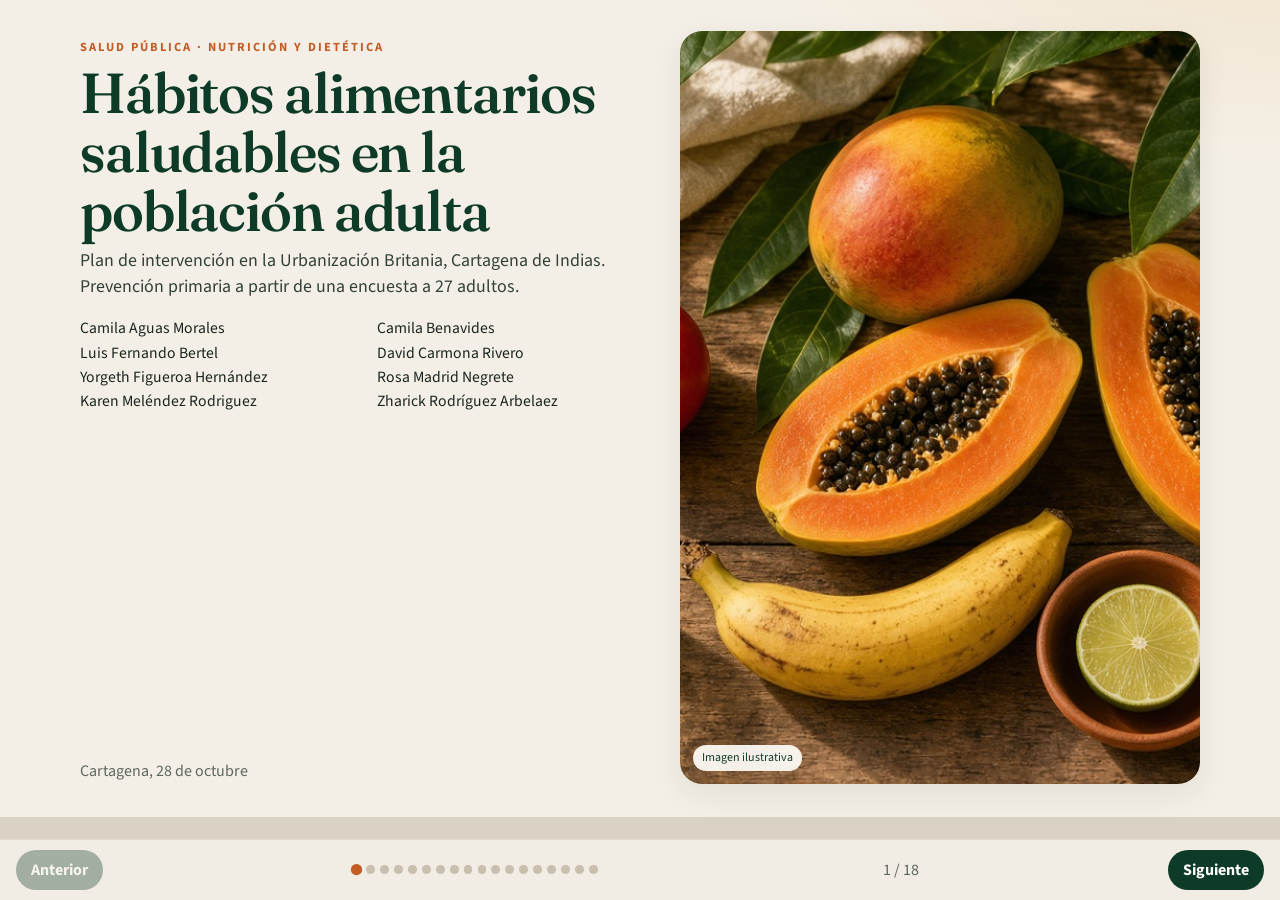
<file: presentacion/index.html>
<!DOCTYPE html>
<html lang="es">
<head>
  <meta charset="utf-8">
  <meta name="viewport" content="width=device-width, initial-scale=1">
  <title>Hábitos alimentarios saludables · Urbanización Britania</title>
  <link rel="preconnect" href="https://fonts.googleapis.com">
  <link rel="preconnect" href="https://fonts.gstatic.com" crossorigin>
  <link href="https://fonts.googleapis.com/css2?family=Fraunces:opsz,wght@9..144,520;9..144,640&family=Source+Sans+3:ital,wght@0,400;0,600;0,700;1,400&display=swap" rel="stylesheet">
  <style>
    :root {
      --ink: #1a2420;
      --muted: #5d675f;
      --paper: #f4efe6;
      --card: #fffdf8;
      --green: #1b6844;
      --green-deep: #0e3b28;
      --leaf: #e5f2ea;
      --terra: #c45c26;
      --terra-soft: #f8ebe3;
      --gold: #e7b15c;
      --line: #e3dacb;
      --shadow: 0 10px 30px rgba(24, 36, 28, 0.08);
    }

    * { box-sizing: border-box; }
    html, body { margin: 0; height: 100%; }
    body {
      font-family: "Source Sans 3", "Segoe UI", sans-serif;
      color: var(--ink);
      background: #d9d1c3;
    }

    .deck { height: 100dvh; overflow: hidden; }
    .slide {
      display: none;
      height: calc(100dvh - 5.2rem);
      overflow: auto;
      padding: clamp(1.1rem, 2.4vw, 2.2rem) clamp(1.1rem, 3vw, 3rem) 1.1rem;
      background:
        radial-gradient(900px 420px at 100% -10%, rgba(231, 177, 92, 0.18), transparent 60%),
        var(--paper);
    }
    .slide.is-active { display: block; }
    .frame { max-width: 1120px; margin: 0 auto; }

    h1, h2, h3 { font-family: Fraunces, Georgia, serif; font-weight: 560; letter-spacing: -0.02em; margin: 0; }
    h1 { font-size: clamp(2.15rem, 4.4vw, 3.7rem); line-height: 1.05; color: var(--green-deep); }
    h2 { font-size: clamp(1.65rem, 2.8vw, 2.45rem); line-height: 1.12; color: var(--green-deep); }
    h3 { font-size: 1.15rem; }
    p { margin: 0.45rem 0 0; line-height: 1.45; }
    .kicker {
      font-size: 0.78rem;
      letter-spacing: 0.16em;
      text-transform: uppercase;
      font-weight: 700;
      color: var(--terra);
      margin-bottom: 0.45rem;
    }
    .lead { font-size: 1.12rem; max-width: 46rem; color: #314038; }
    .note { color: var(--muted); font-size: 0.92rem; }
    .source { margin-top: 0.7rem; color: var(--muted); font-size: 0.82rem; }

    .cover {
      display: grid;
      grid-template-columns: 1.05fr 0.95fr;
      gap: 1.6rem;
      align-items: stretch;
      min-height: calc(100dvh - 9.2rem);
    }
    .cover-copy { display: flex; flex-direction: column; justify-content: center; }
    .cover figure {
      margin: 0;
      border-radius: 22px;
      overflow: hidden;
      min-height: 320px;
      position: relative;
      box-shadow: var(--shadow);
    }
    .cover img, .photo img { width: 100%; height: 100%; object-fit: cover; display: block; }
    .cover figcaption, .cap {
      position: absolute;
      left: 0.8rem;
      bottom: 0.8rem;
      background: rgba(255, 253, 248, 0.92);
      color: var(--green-deep);
      font-size: 0.75rem;
      padding: 0.28rem 0.55rem;
      border-radius: 999px;
    }
    .team {
      display: grid;
      grid-template-columns: 1fr 1fr;
      gap: 0.15rem 1.2rem;
      margin-top: 1.1rem;
      font-size: 0.98rem;
    }
    .meta-line { margin-top: auto; padding-top: 1.2rem; color: var(--muted); }

    .grid-2 { display: grid; grid-template-columns: 1.15fr 0.85fr; gap: 1rem; align-items: start; }
    .grid-3 { display: grid; grid-template-columns: repeat(3, 1fr); gap: 0.8rem; }
    .grid-4 { display: grid; grid-template-columns: repeat(4, 1fr); gap: 0.75rem; }
    .stack { display: grid; gap: 0.75rem; }

    .card {
      background: var(--card);
      border: 1px solid var(--line);
      border-radius: 16px;
      padding: 0.95rem 1rem;
    }
    .card strong { display: block; font-size: 0.78rem; letter-spacing: 0.04em; text-transform: uppercase; color: var(--green); margin-bottom: 0.25rem; }
    .stat .num {
      font-family: Fraunces, Georgia, serif;
      font-size: clamp(1.8rem, 3vw, 2.5rem);
      color: var(--green-deep);
      line-height: 1;
    }
    .stat .num em { font-style: normal; color: var(--terra); }
    .stat p { font-size: 0.95rem; }

    .photo { margin: 0; border-radius: 16px; overflow: hidden; position: relative; min-height: 220px; }
    .photo.tall { min-height: 280px; height: 100%; }
    .split { display: grid; grid-template-columns: 1fr 1fr; gap: 0.9rem; }

    .hbar { display: grid; gap: 0.42rem; }
    .hbar-row { display: grid; grid-template-columns: 190px 1fr 64px; gap: 0.55rem; align-items: center; }
    .hbar-name { font-size: 0.92rem; }
    .hbar-track { height: 14px; background: #efe7da; border-radius: 999px; overflow: hidden; }
    .hbar-fill { display: block; height: 100%; background: linear-gradient(90deg, #1b6844, #2f8a5b); border-radius: 999px; }
    .hbar-val { font-weight: 700; font-variant-numeric: tabular-nums; text-align: right; }

    .bars {
      display: grid;
      grid-template-columns: repeat(4, 1fr);
      gap: 0.7rem;
      align-items: end;
      height: 250px;
      padding-top: 0.4rem;
    }
    .col { display: flex; flex-direction: column; align-items: center; height: 100%; justify-content: flex-end; gap: 0.35rem; }
    .col .shaft {
      width: min(72px, 70%);
      border-radius: 10px 10px 4px 4px;
      background: #d9773a;
      display: flex;
      align-items: flex-start;
      justify-content: center;
      color: white;
      font-weight: 700;
      font-size: 0.82rem;
      padding-top: 0.35rem;
    }
    .col .shaft.soft { background: #8d8a84; }
    .col span.label { text-align: center; font-size: 0.86rem; line-height: 1.2; min-height: 2.4em; }

    .compare { display: grid; grid-template-columns: repeat(6, 1fr); gap: 0.55rem; }
    .cmp {
      background: var(--card);
      border: 1px solid var(--line);
      border-radius: 14px;
      padding: 0.7rem 0.55rem 0.75rem;
      text-align: center;
    }
    .cmp h3 { font-family: "Source Sans 3", sans-serif; font-size: 0.82rem; font-weight: 700; min-height: 2.6em; }
    .pair { display: flex; gap: 0.4rem; height: 158px; align-items: stretch; justify-content: center; margin: 0.35rem 0 0.15rem; }
    .pair .colb { width: 42%; display: flex; flex-direction: column; align-items: center; gap: 0.18rem; }
    .pair .colb span { font-size: 0.75rem; font-weight: 700; font-variant-numeric: tabular-nums; line-height: 1; }
    .pair .track { flex: 1; width: 100%; display: flex; align-items: flex-end; min-height: 0; }
    .pair i { display: block; width: 100%; border-radius: 8px 8px 3px 3px; }
    .antes { background: #c45c26; }
    .meta { background: #1b6844; }
    .legend { display: flex; gap: 1rem; font-size: 0.88rem; margin-top: 0.55rem; }
    .swatch { width: 0.75rem; height: 0.75rem; border-radius: 3px; display: inline-block; margin-right: 0.3rem; }

    ol.steps { margin: 0.3rem 0 0; padding: 0; list-style: none; display: grid; gap: 0.45rem; }
    ol.steps li {
      display: grid;
      grid-template-columns: 2rem 1fr;
      gap: 0.6rem;
      align-items: start;
      background: var(--card);
      border: 1px solid var(--line);
      border-radius: 12px;
      padding: 0.55rem 0.7rem;
    }
    ol.steps b {
      width: 2rem; height: 2rem; border-radius: 50%;
      display: grid; place-items: center;
      background: var(--green-deep); color: white; font-size: 0.9rem;
    }

    table { width: 100%; border-collapse: collapse; background: var(--card); border-radius: 14px; overflow: hidden; }
    th, td { text-align: left; padding: 0.55rem 0.7rem; border-bottom: 1px solid var(--line); vertical-align: top; font-size: 0.95rem; }
    th { background: var(--green-deep); color: white; font-weight: 600; }
    tr:last-child td { border-bottom: 0; }
    td.num { font-variant-numeric: tabular-nums; white-space: nowrap; }

    .formula {
      background: var(--green-deep);
      color: #f6f1e7;
      border-radius: 16px;
      padding: 1rem 1.1rem;
    }
    .formula code {
      display: block;
      font-family: Fraunces, Georgia, serif;
      font-size: 1.15rem;
      margin: 0.35rem 0 0.2rem;
    }
    .pill {
      display: inline-block;
      background: var(--leaf);
      color: var(--green-deep);
      border-radius: 999px;
      padding: 0.18rem 0.55rem;
      font-size: 0.82rem;
      font-weight: 700;
      margin: 0.15rem 0.25rem 0 0;
    }
    .warn {
      background: var(--terra-soft);
      border-left: 4px solid var(--terra);
      border-radius: 12px;
      padding: 0.7rem 0.85rem;
    }

    .nav {
      position: fixed;
      left: 0; right: 0; bottom: 0;
      display: flex;
      align-items: center;
      justify-content: space-between;
      gap: 0.8rem;
      padding: 0.65rem 1rem;
      background: rgba(244, 239, 230, 0.94);
      border-top: 1px solid var(--line);
      backdrop-filter: blur(8px);
      z-index: 5;
    }
    .nav button {
      font: inherit;
      font-weight: 700;
      border: 0;
      background: var(--green-deep);
      color: white;
      border-radius: 999px;
      padding: 0.55rem 0.95rem;
      cursor: pointer;
    }
    .nav button:disabled { opacity: 0.35; cursor: default; }
    .dots { display: flex; gap: 0.32rem; flex-wrap: wrap; justify-content: center; max-width: 46vw; }
    .dots button {
      width: 0.55rem; height: 0.55rem; padding: 0; border-radius: 50%;
      background: #c9bfae; 
    }
    .dots button[aria-current="true"] { background: var(--terra); transform: scale(1.25); }
    .count { font-variant-numeric: tabular-nums; color: var(--muted); min-width: 4.5rem; text-align: right; }

    .refs { display: grid; gap: 0.45rem; }
    .refs p { font-size: 0.95rem; }

    @media screen and (max-width: 860px) {
      .cover, .grid-2, .grid-3, .grid-4, .split, .compare { grid-template-columns: 1fr; }
      .team { grid-template-columns: 1fr; }
      .bars { height: auto; }
      .col { height: auto; }
      .hbar-row { grid-template-columns: 1fr; gap: 0.15rem; }
      .hbar-val { text-align: left; }
      .cover { min-height: 0; }
      .dots { display: none; }
      .compare { grid-template-columns: 1fr 1fr; }
      .pair { height: 112px; }
      .cmp h3 { min-height: 0; }
    }

    @media screen and (max-height: 760px) and (min-width: 861px) {
      h2 { font-size: 1.55rem; }
      .lead { font-size: 1rem; }
      .bars { height: 190px; }
      .pair { height: 110px; }
    }

    @page {
      size: 13.333in 7.5in;
      margin: 0;
    }

    @media print {
      html, body { background: var(--paper); }
      .nav { display: none !important; }
      .deck { height: auto; overflow: visible; }
      .slide {
        display: flex !important;
        align-items: center;
        width: 13.333in;
        height: 7.5in;
        min-height: 7.5in;
        max-height: 7.5in;
        overflow: hidden;
        break-after: page;
        page-break-after: always;
        padding: 0.42in 0.55in;
      }
      .slide:last-child { break-after: auto; page-break-after: auto; }
      .frame { width: 100%; max-width: none; }
      .cover { min-height: 0; height: 6.4in; }
    }

    @media (prefers-reduced-motion: reduce) {
      * { scroll-behavior: auto !important; }
    }
  </style>
</head>
<body>
  <main class="deck" id="deck">
    <section class="slide is-active" aria-label="Portada">
      <div class="frame cover">
        <div class="cover-copy">
          <p class="kicker">Salud pública · Nutrición y dietética</p>
          <h1>Hábitos alimentarios saludables en la población adulta</h1>
          <p class="lead">Plan de intervención en la Urbanización Britania, Cartagena de Indias. Prevención primaria a partir de una encuesta a 27 adultos.</p>
          <div class="team">
            <span>Camila Aguas Morales</span>
            <span>Camila Benavides</span>
            <span>Luis Fernando Bertel</span>
            <span>David Carmona Rivero</span>
            <span>Yorgeth Figueroa Hernández</span>
            <span>Rosa Madrid Negrete</span>
            <span>Karen Meléndez Rodriguez</span>
            <span>Zharick Rodríguez Arbelaez</span>
          </div>
          <p class="meta-line">Cartagena, 28 de octubre</p>
        </div>
        <figure>
          <img src="img/portada-frutas.jpg" alt="Mango, papaya, banano, limón, tomate, hojas verdes y un vaso de agua sobre una mesa de madera.">
          <figcaption>Imagen ilustrativa</figcaption>
        </figure>
      </div>
    </section>

    <section class="slide" aria-label="Resumen">
      <div class="frame">
        <p class="kicker">En una mirada</p>
        <h2>Lo que el informe deja listo para contar</h2>
        <div class="grid-2" style="margin-top:1rem">
          <div class="stack">
            <article class="card"><strong>Problema</strong>Comidas rápidas, ultraprocesados y bebidas azucaradas, con pocas frutas y verduras. Eso eleva el riesgo de enfermedades crónicas no transmisibles.</article>
            <article class="card"><strong>Línea base</strong>Encuesta en línea a 27 personas. El 74,1 % come ninguna o una porción de verduras al día y el 40,7 % no come fruta a diario.</article>
            <article class="card"><strong>Respuesta</strong>Educación alimentaria y nutricional, menús económicos y organización del tiempo. Prevención primaria, antes de que aparezca la enfermedad.</article>
            <article class="card"><strong>Lo que falta medir</strong>Las metas SMART están definidas. La segunda encuesta, la del “después”, todavía no aparece en el informe.</article>
          </div>
          <figure class="photo tall">
            <img src="img/contraste-alimentos.jpg" alt="A un lado frutas y verduras frescas; al otro una comida rápida, papas y una bebida oscura sin marca.">
            <figcaption class="cap">Imagen ilustrativa · fresco frente a ultraprocesado</figcaption>
          </figure>
        </div>
      </div>
    </section>

    <section class="slide" aria-label="Por qué intervenir">
      <div class="frame">
        <p class="kicker">1 · Diagnóstico</p>
        <h2>Intervenir ahora, mientras el hábito todavía se puede cambiar</h2>
        <p class="lead">La alimentación inadecuada es un riesgo modificable de exceso de peso, diabetes tipo 2, hipertensión y enfermedad cardiovascular.</p>
        <div class="grid-3" style="margin-top:1rem">
          <article class="card stat"><div class="num">400 g</div><p>Mínimo diario de frutas y verduras que recomienda la OMS, cerca de cinco porciones, para prevenir las ECNT.</p></article>
          <article class="card stat"><div class="num">56,4 %</div><p>De los adultos colombianos tenía exceso de peso en la ENSIN 2015. El problema ya es nacional.</p></article>
          <article class="card stat"><div class="num">Ninguna</div><p>Persona de Britania llegaba a tres porciones de fruta. Solo el 25,9 % comía dos o más porciones de verduras.</p></article>
        </div>
        <p class="source">La población encuestada es joven: el 85,2 % tiene entre 18 y 29 años. Cambiar el hábito en esta etapa evita que se consolide antes de la enfermedad.</p>
      </div>
    </section>

    <section class="slide" aria-label="Quiénes respondieron">
      <div class="frame">
        <p class="kicker">Línea base · n = 27</p>
        <h2>Una comunidad joven, estudiante y de estratos bajos</h2>
        <div class="grid-4" style="margin-top:1rem">
          <article class="card stat"><div class="num">63 %</div><p>Mujeres. Hombres: 37 % (10 personas).</p></article>
          <article class="card stat"><div class="num">85 %</div><p>Entre 18 y 29 años. Hay 2 personas de 40–49 y 2 de 50–59.</p></article>
          <article class="card stat"><div class="num">59 %</div><p>Estudiantes. Empleados: 22,2 %. Otras situaciones: 18,5 %.</p></article>
          <article class="card stat"><div class="num">89 %</div><p>Estratos 1 a 3. El 66,6 % vive en estrato 1 o 2.</p></article>
        </div>
        <div class="grid-3" style="margin-top:0.8rem">
          <article class="card"><strong>Educación</strong>Universitaria 48,1 %, secundaria 25,9 %, técnica 18,5 % y posgrado 7,4 %.</article>
          <article class="card"><strong>Ingreso del hogar</strong>El 66,6 % llega hasta dos salarios mínimos. El 33,3 % está por debajo de un salario.</article>
          <article class="card"><strong>Hogar</strong>El 59,3 % vive con 2 o 3 personas. El 33,3 % vive en hogares de 4 o 5.</article>
        </div>
        <p class="source">Tabla 1 del informe. Encuesta propia, formulario en línea, Urbanización Britania.</p>
      </div>
    </section>

    <section class="slide" aria-label="Hábitos encontrados">
      <div class="frame">
        <p class="kicker">Lo que come hoy</p>
        <h2>La distancia frente a una alimentación saludable</h2>
        <div class="grid-2" style="margin-top:1rem">
          <div class="grid-2" style="grid-template-columns:1fr 1fr">
            <article class="card stat"><div class="num em">40,7 %</div><p>No consume ninguna porción de fruta al día. El 51,9 % consume solo una.</p></article>
            <article class="card stat"><div class="num em">74,1 %</div><p>Come ninguna o una porción de verduras. Solo el 25,9 % llega a dos o más.</p></article>
            <article class="card stat"><div class="num em">88,9 %</div><p>Consume ultraprocesados de 1 a 4 veces por semana. El 7,4 % los come a diario.</p></article>
            <article class="card stat"><div class="num em">55,5 %</div><p>Bebe menos de 1,5 litros de agua al día. El 63 % sí hace tres tiempos de comida.</p></article>
          </div>
          <div class="stack">
            <figure class="photo" style="min-height:190px">
              <img src="img/agua-dia.jpg" alt="Jarra y vasos de agua con limón y hierbabuena, junto a un tazón de fruta picada.">
              <figcaption class="cap">Imagen ilustrativa · agua y fruta</figcaption>
            </figure>
            <article class="card"><strong>También en la semana</strong>Comida rápida 2 o más veces: 37 %. Comer fuera 1 o 2 veces: 66,7 %. Bebidas azucaradas al menos algunas veces: 74,1 % (51,9 % algunas veces y 22,2 % frecuente).</article>
          </div>
        </div>
        <p class="source">Tabla 2 y sección 5.1. No mezclar “1 a 4 veces por semana” (88,9 %) con “3 o más veces” (33,3 %): miden cortes distintos.</p>
      </div>
    </section>

    <section class="slide" aria-label="Factores de riesgo">
      <div class="frame">
        <p class="kicker">Figura 1 del informe</p>
        <h2>Los siete riesgos que el grupo priorizó</h2>
        <div class="card" style="margin-top:1rem">
          <div class="hbar" role="img" aria-label="Bebidas azucaradas y pocas verduras, 74,1 por ciento. Conocimientos insuficientes, 59,3. Agua menor a 1,5 litros, 55,5. Ninguna fruta, 40,7. Comida rápida dos o más veces, 37. Ultraprocesados tres o más veces, 33,3.">
            <div class="hbar-row"><span class="hbar-name">Bebidas azucaradas</span><span class="hbar-track"><span class="hbar-fill" style="width:82.3%"></span></span><span class="hbar-val">74,1 %</span></div>
            <div class="hbar-row"><span class="hbar-name">0–1 porción de verduras</span><span class="hbar-track"><span class="hbar-fill" style="width:82.3%"></span></span><span class="hbar-val">74,1 %</span></div>
            <div class="hbar-row"><span class="hbar-name">Conocimientos insuficientes</span><span class="hbar-track"><span class="hbar-fill" style="width:65.9%"></span></span><span class="hbar-val">59,3 %</span></div>
            <div class="hbar-row"><span class="hbar-name">Agua menor a 1,5 L</span><span class="hbar-track"><span class="hbar-fill" style="width:61.7%"></span></span><span class="hbar-val">55,5 %</span></div>
            <div class="hbar-row"><span class="hbar-name">Ninguna fruta al día</span><span class="hbar-track"><span class="hbar-fill" style="width:45.2%"></span></span><span class="hbar-val">40,7 %</span></div>
            <div class="hbar-row"><span class="hbar-name">Comida rápida ≥ 2 veces</span><span class="hbar-track"><span class="hbar-fill" style="width:41.1%"></span></span><span class="hbar-val">37,0 %</span></div>
            <div class="hbar-row"><span class="hbar-name">Ultraprocesados ≥ 3 veces</span><span class="hbar-track"><span class="hbar-fill" style="width:37%"></span></span><span class="hbar-val">33,3 %</span></div>
          </div>
        </div>
        <p class="source">Porcentaje de participantes (n = 27). La barra usa la misma escala del informe, de 0 a 90. Bebidas azucaradas: algunas veces o frecuente.</p>
      </div>
    </section>

    <section class="slide" aria-label="Barreras">
      <div class="frame">
        <p class="kicker">Figura 2 · principal dificultad</p>
        <h2>El tiempo pesa más que el precio, y el precio pesa mucho</h2>
        <div class="grid-2" style="margin-top:0.8rem">
          <div>
            <div class="bars" role="img" aria-label="Falta de tiempo 40,7 por ciento. Precio 29,6. Falta de conocimientos 18,5. Otras razones 11,2.">
              <div class="col"><div class="shaft" style="height:81.4%">40,7</div><span class="label">Falta de tiempo</span></div>
              <div class="col"><div class="shaft" style="height:59.2%">29,6</div><span class="label">Precio de lo saludable</span></div>
              <div class="col"><div class="shaft" style="height:37%">18,5</div><span class="label">Falta de conocimientos</span></div>
              <div class="col"><div class="shaft soft" style="height:22.4%">11,2</div><span class="label">Otras razones</span></div>
            </div>
            <p class="note">Escala de 0 a 50, como en la figura original. Suma 100 %: cada persona marcó una dificultad principal.</p>
          </div>
          <div class="stack">
            <figure class="photo" style="min-height:180px">
              <img src="img/barreras-tiempo-precio.jpg" alt="Reloj sin números, una pila de monedas y zanahorias, cebolla y limón sobre una mesa gastada.">
              <figcaption class="cap">Imagen ilustrativa · tiempo y costo</figcaption>
            </figure>
            <article class="card"><strong>El precio, con otra pregunta</strong>El 29,6 % dice que el costo dificulta siempre el consumo de alimentos saludables y el 37,0 % que lo dificulta algunas veces. Juntos, 66,6 %.</article>
          </div>
        </div>
      </div>
    </section>

    <section class="slide" aria-label="Conocimiento e interés">
      <div class="frame">
        <p class="kicker">Lo que ya se puede afirmar</p>
        <h2>Saber no basta, y casi todos quieren participar</h2>
        <div class="grid-3" style="margin-top:1rem">
          <article class="card stat"><div class="num em">59,3 %</div><p>Se percibe sin conocimientos suficientes sobre alimentación saludable. Meta: bajar a 30 % o menos.</p></article>
          <article class="card stat"><div class="num">51,9 %</div><p>Ya había recibido orientación. La información aislada no cambió el hábito: hace falta práctica.</p></article>
          <article class="card stat"><div class="num">88,9 %</div><p>Dijo que sí participaría (59,3 %) o que tal vez (29,6 %). Es la mayor fortaleza del proyecto.</p></article>
        </div>
        <div class="warn" style="margin-top:1rem">
          <strong>Impacto ya observable.</strong> El informe no trae la medición de seguimiento. Lo que sí está logrado es el diagnóstico, la priorización y una disposición alta para los talleres.
        </div>
      </div>
    </section>

    <section class="slide" aria-label="Objetivos">
      <div class="frame">
        <p class="kicker">2 · Objetivos SMART</p>
        <h2>Una meta general y cinco cambios medibles</h2>
        <p class="lead">Promover hábitos saludables en los adultos de Britania, con educación alimentaria y nutricional, para reducir el riesgo de enfermedades crónicas.</p>
        <div style="overflow:auto; margin-top:0.8rem">
          <table>
            <thead><tr><th>Qué cambiar</th><th>Hoy</th><th>Meta al cerrar los talleres</th></tr></thead>
            <tbody>
              <tr><td>Quienes se sienten sin conocimientos suficientes</td><td class="num">59,3 %</td><td class="num">≤ 30 %</td></tr>
              <tr><td>Sin fruta a diario / con 0–1 porción de verduras</td><td class="num">40,7 % · 74,1 %</td><td class="num">≤ 20 % · ≤ 50 %</td></tr>
              <tr><td>Bebidas azucaradas / ultraprocesados ≥ 3 veces por semana</td><td class="num">74,1 % · 33,3 %</td><td class="num">≤ 50 % · ≤ 20 %</td></tr>
              <tr><td>Agua menor a 1,5 litros al día</td><td class="num">55,5 %</td><td class="num">≤ 30 %</td></tr>
              <tr><td>Asistir a mínimo 2 de 3 sesiones y elaborar un menú económico</td><td class="num">Proceso</td><td class="num">≥ 80 %</td></tr>
            </tbody>
          </table>
        </div>
        <p class="source">Tabla 3. Cada meta tiene indicador, línea base y plazo: el cierre del ciclo de talleres.</p>
      </div>
    </section>

    <section class="slide" aria-label="Metodología">
      <div class="frame">
        <p class="kicker">3 · Metodología</p>
        <h2>Prevención primaria, en seis pasos</h2>
        <div class="grid-2" style="margin-top:0.8rem">
          <ol class="steps">
            <li><b>1</b><span>Elegir el problema y el lugar: hábitos poco saludables en adultos de la Urbanización Britania.</span></li>
            <li><b>2</b><span>Diseñar y aplicar la encuesta en línea. Respondieron 27 personas.</span></li>
            <li><b>3</b><span>Tabular y priorizar: frutas, verduras, tiempo, precio y conocimientos.</span></li>
            <li><b>4</b><span>Diseñar el programa según el presupuesto, el tiempo y los alimentos disponibles.</span></li>
            <li><b>5</b><span>Hacer los talleres, los menús económicos y la orientación de horarios.</span></li>
            <li><b>6</b><span>Volver a aplicar el cuestionario y dejar recomendaciones de continuidad.</span></li>
          </ol>
          <div class="stack">
            <figure class="photo" style="min-height:230px">
              <img src="img/taller-plato.jpg" alt="Varias manos sirven un plato con pescado, arroz, frijoles, ensalada y fruta.">
              <figcaption class="cap">Imagen ilustrativa · taller de preparación</figcaption>
            </figure>
            <article class="card"><strong>Nivel de prevención</strong>Personas aparentemente sanas. Se actúa sobre el riesgo antes de la enfermedad, con educación para la salud en el marco de la Carta de Ottawa. La encuesta también identifica riesgos.</article>
          </div>
        </div>
      </div>
    </section>

    <section class="slide" aria-label="Actividades y recursos">
      <div class="frame">
        <p class="kicker">Lo que se pone en práctica</p>
        <h2>Talleres cortos, visuales y con comida real</h2>
        <div class="grid-2" style="margin-top:1rem">
          <div class="stack">
            <article class="card"><strong>En el taller</strong>Porciones de frutas y verduras, menús saludables y económicos, comidas rápidas de preparar, más agua y menos bebidas azucaradas y ultraprocesados.</article>
            <article class="card"><strong>Por qué así</strong>El 40,7 % no tiene tiempo, el precio es la segunda barrera y la mayoría tiene entre 18 y 29 años. El mensaje tiene que ser breve, práctico y barato.</article>
            <div>
              <span class="pill">8 estudiantes facilitadores</span>
              <span class="pill">Encuesta y asistencia</span>
              <span class="pill">Guías alimentarias colombianas</span>
              <span class="pill">Frutas, verduras y agua</span>
              <span class="pill">Celulares y computadores</span>
            </div>
          </div>
          <article class="card">
            <strong>Material de referencia</strong>
            <p>Guías alimentarias basadas en alimentos para la población colombiana mayor de 2 años (ICBF y Ministerio de Salud, 2020). La presentación de clase se apoyó en material visual de porciones y en guías de menú.</p>
            <p style="margin-top:0.7rem">Humanos, instrumentos, material educativo, alimentos de demostración y tecnología. Tabla 4 del informe.</p>
          </article>
        </div>
      </div>
    </section>

    <section class="slide" aria-label="Evaluación">
      <div class="frame">
        <p class="kicker">4 · Sistema de evaluación</p>
        <h2>Proceso para saber si se hizo. Impacto para saber si cambió.</h2>
        <div class="split" style="margin-top:1rem">
          <article class="card">
            <strong>Proceso</strong>
            <p>Cobertura: participantes sobre convocados. Meta ≥ 80 %.</p>
            <p>Sesiones hechas sobre sesiones planeadas. Meta 100 %.</p>
            <p>Menús saludables y económicos elaborados. Meta ≥ 80 % de quienes asisten.</p>
          </article>
          <article class="card">
            <strong>Impacto, del antes a la meta</strong>
            <p>Conocimientos insuficientes: 59,3 % → ≤ 30 %.</p>
            <p>Sin fruta diaria: 40,7 % → ≤ 20 %. Verduras 0–1: 74,1 % → ≤ 50 %.</p>
            <p>Bebidas azucaradas 74,1 % → ≤ 50 %. Ultraprocesados ≥ 3/semana: 33,3 % → ≤ 20 %.</p>
            <p>Agua &lt; 1,5 L: 55,5 % → ≤ 30 %.</p>
          </article>
        </div>
        <p class="source">Mismo cuestionario antes y después, preguntas de frecuencia, barreras e interés, y registro de asistencia. Así el cambio se puede comparar.</p>
      </div>
    </section>

    <section class="slide" aria-label="Antes y meta">
      <div class="frame">
        <p class="kicker">Figura 3 · no es un resultado medido</p>
        <h2>De la línea base a la meta esperada</h2>
        <div class="compare" style="margin-top:0.9rem" role="img" aria-label="Comparación entre el antes medido y la meta. Fruta 40,7 a 20. Verduras 74,1 a 50. Bebidas 74,1 a 50. Ultraprocesados 33,3 a 20. Agua 55,5 a 30. Conocimientos 59,3 a 30.">
          <article class="cmp"><h3>Sin fruta diaria</h3><div class="pair"><div class="colb"><span>40,7</span><div class="track"><i class="antes" style="height:54%"></i></div></div><div class="colb"><span>20</span><div class="track"><i class="meta" style="height:26.7%"></i></div></div></div></article>
          <article class="cmp"><h3>0–1 verdura</h3><div class="pair"><div class="colb"><span>74,1</span><div class="track"><i class="antes" style="height:98.8%"></i></div></div><div class="colb"><span>50</span><div class="track"><i class="meta" style="height:66.7%"></i></div></div></div></article>
          <article class="cmp"><h3>Bebidas azucaradas</h3><div class="pair"><div class="colb"><span>74,1</span><div class="track"><i class="antes" style="height:98.8%"></i></div></div><div class="colb"><span>50</span><div class="track"><i class="meta" style="height:66.7%"></i></div></div></div></article>
          <article class="cmp"><h3>Ultraprocesados ≥ 3</h3><div class="pair"><div class="colb"><span>33,3</span><div class="track"><i class="antes" style="height:44.4%"></i></div></div><div class="colb"><span>20</span><div class="track"><i class="meta" style="height:26.7%"></i></div></div></div></article>
          <article class="cmp"><h3>Agua &lt; 1,5 L</h3><div class="pair"><div class="colb"><span>55,5</span><div class="track"><i class="antes" style="height:74%"></i></div></div><div class="colb"><span>30</span><div class="track"><i class="meta" style="height:40%"></i></div></div></div></article>
          <article class="cmp"><h3>Saber insuficiente</h3><div class="pair"><div class="colb"><span>59,3</span><div class="track"><i class="antes" style="height:79%"></i></div></div><div class="colb"><span>30</span><div class="track"><i class="meta" style="height:40%"></i></div></div></div></article>
        </div>
        <div class="legend"><span><i class="swatch antes"></i>Antes, encuesta</span><span><i class="swatch meta"></i>Después, meta esperada</span><span class="note">Reducción buscada: 20,7 · 24,1 · 24,1 · 13,3 · 25,5 · 29,3 puntos.</span></div>
        <p class="source">Tabla 6. La columna de seguimiento del informe dice “por medir” en los seis indicadores.</p>
      </div>
    </section>

    <section class="slide" aria-label="Cumplimiento">
      <div class="frame">
        <p class="kicker">5 · Cumplimiento</p>
        <h2>La fórmula ya está. El segundo dato, no.</h2>
        <div class="grid-2" style="margin-top:1rem">
          <div class="formula">
            <span>Porcentaje de cumplimiento</span>
            <code>(antes − después) / (antes − meta) × 100</code>
            <p>Si quien no come fruta a diario bajara de 40,7 % a 25 %, el cumplimiento sería (40,7 − 25) / (40,7 − 20) × 100 = 75,8 %. Llegar a 100 % o más significa que la meta se cumplió.</p>
          </div>
          <article class="card">
            <strong>Cómo leerlo en la sustentación</strong>
            <p>No decir que los hábitos ya mejoraron. Decir que el diagnóstico justificó la intervención y que el cuestionario se vuelve a aplicar al cerrar.</p>
            <p>Con 27 personas el resultado es descriptivo. No representa a toda la urbanización. El informe recomienda ampliar la recolección.</p>
          </article>
        </div>
      </div>
    </section>

    <section class="slide" aria-label="Determinantes">
      <div class="frame">
        <p class="kicker">6 · Discusión</p>
        <h2>El plato también lo decide el entorno</h2>
        <div class="grid-2" style="margin-top:1rem">
          <div class="grid-2" style="grid-template-columns:1fr 1fr">
            <article class="card"><strong>Dinero</strong>El 66,6 % de los hogares llega hasta dos salarios mínimos y el 66,6 % está en estrato 1 o 2. El precio dificulta siempre o a veces al 66,6 %.</article>
            <article class="card"><strong>Educación</strong>El 59,3 % reconoce vacíos, aunque el 51,9 % ya recibió orientación. Hace falta acompañar la práctica, no solo informar.</article>
            <article class="card"><strong>Tiempo</strong>Estudio y trabajo dejan poco margen para cocinar. Por eso ganan la comida rápida y la comida preparada.</article>
            <article class="card"><strong>Oferta</strong>Lo ultraprocesado suele ser más barato y más fácil de conseguir que la fruta y la verdura.</article>
          </div>
          <article class="card">
            <strong>Lecciones que ya ajustaron el taller</strong>
            <p>Organizar horarios y preparar comidas rápidas, porque el tiempo fue la barrera principal.</p>
            <p>Proponer menús con alimentos accesibles, porque el precio fue la segunda.</p>
            <p>Hablar breve, práctico y visual, porque la audiencia es joven.</p>
            <p>No generalizar: 27 casos describen a quienes respondieron.</p>
          </article>
        </div>
        <p class="source">Comisión sobre Determinantes Sociales de la Salud, OMS, 2009. Las condiciones en que se nace, vive, estudia y trabaja condicionan el hábito.</p>
      </div>
    </section>

    <section class="slide" aria-label="Sostenibilidad">
      <div class="frame">
        <p class="kicker">Para que no se quede en un ciclo</p>
        <h2>Cinco formas de sostener el cambio</h2>
        <div class="grid-2" style="margin-top:1rem">
          <figure class="photo tall">
            <img src="img/huerta-comunitaria.jpg" alt="Huerta de barrio con eras de hortalizas y una caja de tomates y pimentones.">
            <figcaption class="cap">Imagen ilustrativa · huerta y mercado fresco</figcaption>
          </figure>
          <ol class="steps">
            <li><b>1</b><span>Formar promotores voluntarios que sigan con los talleres.</span></li>
            <li><b>2</b><span>Articular la Junta de Acción Comunal, los colegios y el centro de salud cercano.</span></li>
            <li><b>3</b><span>Abrir huertas, mercados frescos o compras colectivas para bajar el precio.</span></li>
            <li><b>4</b><span>Compartir recetarios económicos y un plan semanal por redes y mensajería.</span></li>
            <li><b>5</b><span>Repetir los indicadores cada seis meses y ajustar lo que no se mueva.</span></li>
          </ol>
        </div>
      </div>
    </section>

    <section class="slide" aria-label="Conclusiones">
      <div class="frame">
        <p class="kicker">Cierre</p>
        <h2>Tres ideas para dejar en la sustentación</h2>
        <div class="grid-3" style="margin-top:1rem">
          <article class="card"><strong>Sí hacía falta intervenir</strong>El 74,1 % come ninguna o una verdura, el 40,7 % no come fruta a diario y casi 9 de cada 10 consumen ultraprocesados con regularidad. En gente joven, la prevención primaria llega a tiempo.</article>
          <article class="card"><strong>No es solo falta de información</strong>Tiempo, precio y conocimiento se cruzan con ingresos bajos y estratos 1 y 2. La educación tiene que ser práctica, económica y pegada a la rutina.</article>
          <article class="card"><strong>Hay con quién continuar</strong>El 88,9 % participaría o tal vez lo haría. Las metas y la fórmula de cumplimiento ya permiten medir el cambio cuando se aplique la segunda encuesta.</article>
        </div>
        <p class="source">Recomendación del informe: ampliar la muestra y sostener el trabajo con líderes comunitarios e instituciones locales.</p>
      </div>
    </section>

    <section class="slide" aria-label="Referencias">
      <div class="frame">
        <p class="kicker">Referencias del informe</p>
        <h2>De dónde salen las cifras y los marcos</h2>
        <div class="refs" style="margin-top:1rem">
          <p>Instituto Colombiano de Bienestar Familiar y Ministerio de Salud y Protección Social. (2020). <em>Guías alimentarias basadas en alimentos para la población colombiana mayor de 2 años.</em> Bogotá.</p>
          <p>Ministerio de Salud y Protección Social, ICBF y otros. (2019). <em>Encuesta Nacional de la Situación Nutricional de Colombia 2015 (ENSIN 2015).</em> Bogotá.</p>
          <p>Organización Mundial de la Salud. (2020). <em>Alimentación sana</em> [nota descriptiva].</p>
          <p>Organización Mundial de la Salud. (1986). <em>Carta de Ottawa para la promoción de la salud.</em> Ottawa.</p>
          <p>Comisión sobre Determinantes Sociales de la Salud. (2009). <em>Subsanar las desigualdades en una generación.</em> OMS.</p>
          <p>Línea base: encuesta propia del grupo en la Urbanización Britania (n = 27).</p>
        </div>
        <p class="source">Las fotografías de esta presentación son ilustraciones. No son registros del trabajo de campo. El PDF original está en <code>fuente/informe-salud-publica.pdf</code>.</p>
      </div>
    </section>
  </main>

  <nav class="nav" aria-label="Controles de la presentación">
    <button type="button" id="prev">Anterior</button>
    <div class="dots" id="dots"></div>
    <span class="count" id="count">1 / 17</span>
    <button type="button" id="next">Siguiente</button>
  </nav>

  <script>
    const slides = Array.from(document.querySelectorAll(".slide"));
    const prev = document.getElementById("prev");
    const next = document.getElementById("next");
    const count = document.getElementById("count");
    const dots = document.getElementById("dots");
    let index = 0;

    slides.forEach((slide, i) => {
      const dot = document.createElement("button");
      dot.type = "button";
      dot.setAttribute("aria-label", "Ir a la diapositiva " + (i + 1));
      dot.addEventListener("click", () => show(i));
      dots.appendChild(dot);
    });

    function show(n) {
      index = Math.max(0, Math.min(slides.length - 1, n));
      slides.forEach((slide, i) => {
        const active = i === index;
        slide.classList.toggle("is-active", active);
        if (active) slide.scrollTop = 0;
      });
      Array.from(dots.children).forEach((dot, i) => {
        dot.setAttribute("aria-current", i === index ? "true" : "false");
      });
      count.textContent = (index + 1) + " / " + slides.length;
      prev.disabled = index === 0;
      next.disabled = index === slides.length - 1;
      history.replaceState(null, "", "#" + (index + 1));
    }

    prev.addEventListener("click", () => show(index - 1));
    next.addEventListener("click", () => show(index + 1));
    document.addEventListener("keydown", (event) => {
      if (["ArrowRight", "PageDown", " "].includes(event.key)) {
        event.preventDefault();
        show(index + 1);
      } else if (["ArrowLeft", "PageUp", "Backspace"].includes(event.key)) {
        event.preventDefault();
        show(index - 1);
      } else if (event.key === "Home") {
        show(0);
      } else if (event.key === "End") {
        show(slides.length - 1);
      }
    });

    let touchX = null;
    document.addEventListener("touchstart", (event) => {
      touchX = event.changedTouches[0].clientX;
    }, { passive: true });
    document.addEventListener("touchend", (event) => {
      if (touchX === null) return;
      const delta = event.changedTouches[0].clientX - touchX;
      if (Math.abs(delta) > 50) show(index + (delta < 0 ? 1 : -1));
      touchX = null;
    }, { passive: true });

    function fromHash() {
      const n = Number((location.hash || "").replace("#", ""));
      if (Number.isFinite(n) && n > 0) show(n - 1);
    }

    window.addEventListener("hashchange", fromHash);
    const initial = Number((location.hash || "").replace("#", ""));
    show(Number.isFinite(initial) && initial > 0 ? initial - 1 : 0);
  </script>
</body>
</html>
</file>
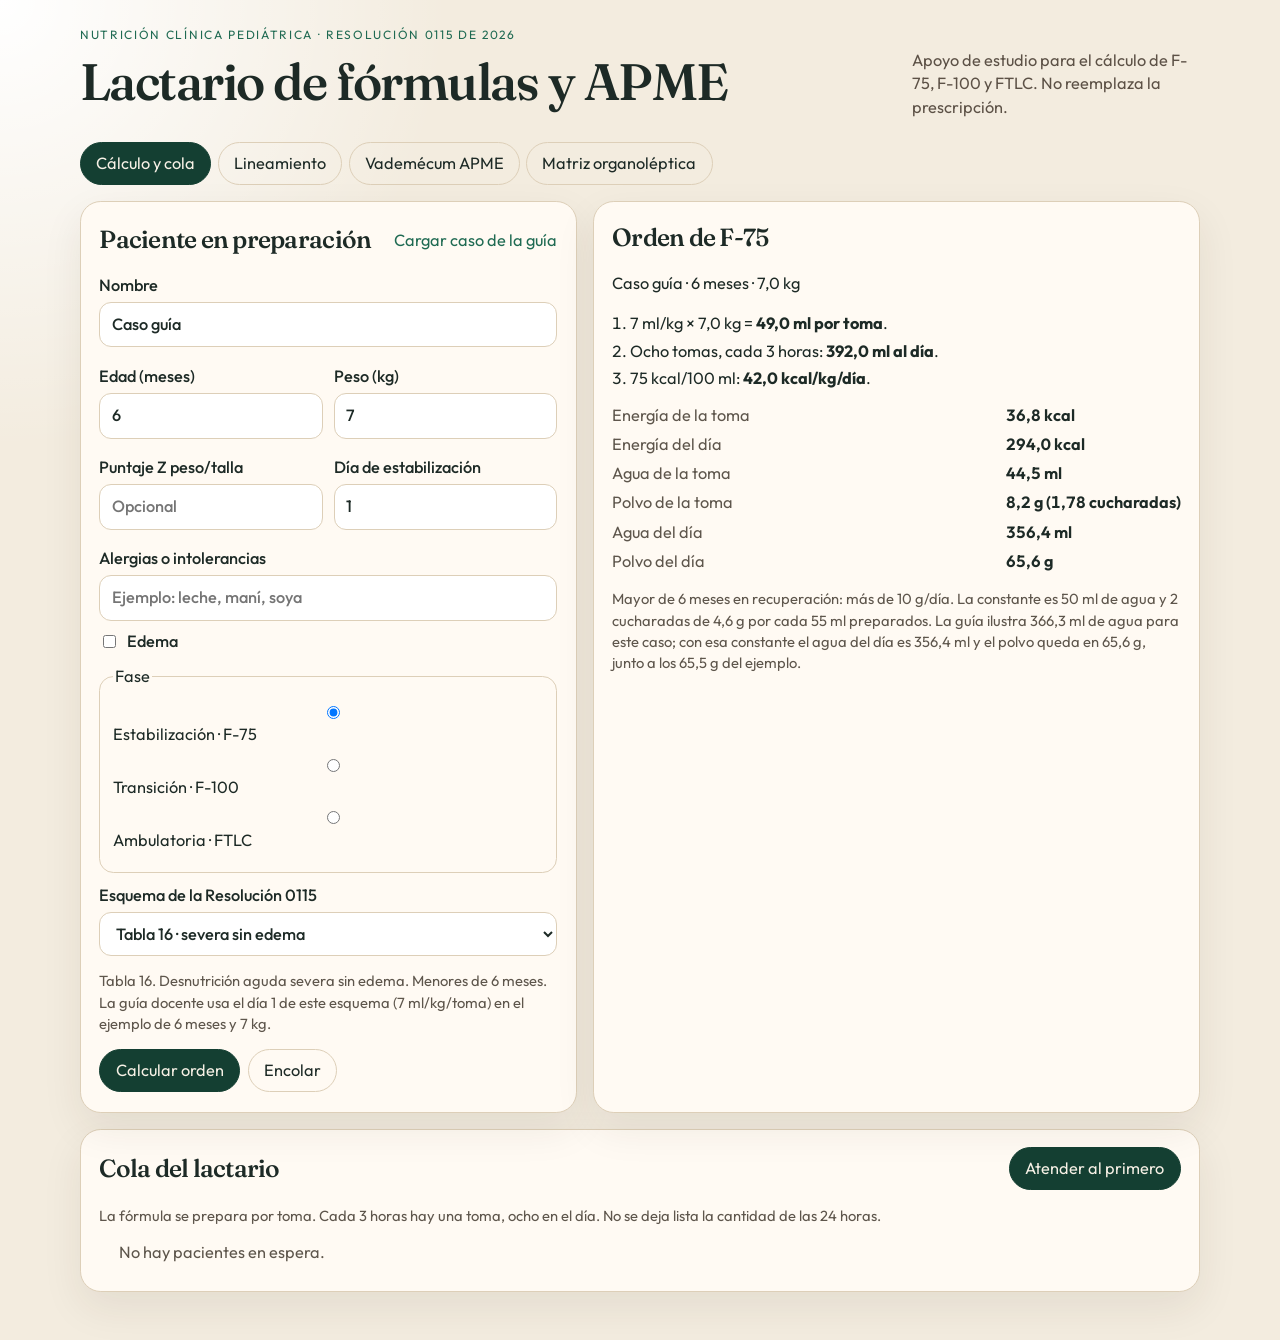
<file: web/index.html>
<!DOCTYPE html>
<html lang="es">
<head>
  <meta charset="UTF-8">
  <meta name="viewport" content="width=device-width, initial-scale=1">
  <title>Lactario 0115 · Desnutrición, fórmulas y APME</title>
  <link rel="preconnect" href="https://fonts.googleapis.com">
  <link rel="preconnect" href="https://fonts.gstatic.com" crossorigin>
  <link href="https://fonts.googleapis.com/css2?family=Fraunces:opsz,wght@9..144,560;9..144,650&family=Outfit:wght@380;500;640&display=swap" rel="stylesheet">
  <link rel="stylesheet" href="estilos.css">
</head>
<body>
  <header class="cabecera">
    <div>
      <p class="sobre">Nutrición clínica pediátrica · Resolución 0115 de 2026</p>
      <h1>Lactario de fórmulas y APME</h1>
    </div>
    <p class="aviso-corto">Apoyo de estudio para el cálculo de F-75, F-100 y FTLC. No reemplaza la prescripción.</p>
  </header>

  <nav class="pestanas" aria-label="Secciones">
    <button type="button" class="pestana activa" data-seccion="calculadora">Cálculo y cola</button>
    <button type="button" class="pestana" data-seccion="lineamiento">Lineamiento</button>
    <button type="button" class="pestana" data-seccion="vademecum">Vademécum APME</button>
    <button type="button" class="pestana" data-seccion="organoleptica">Matriz organoléptica</button>
  </nav>

  <main>
    <section id="calculadora" class="seccion activa">
      <div class="rejilla">
        <form id="formulario" class="tarjeta">
          <div class="fila-titulo">
            <h2>Paciente en preparación</h2>
            <button type="button" id="caso-guia" class="texto">Cargar caso de la guía</button>
          </div>
          <label>Nombre
            <input id="nombre" name="nombre" required value="Caso guía">
          </label>
          <div class="dos">
            <label>Edad (meses)
              <input id="edad" name="edad" type="number" min="0" max="59" step="1" value="6" required>
            </label>
            <label>Peso (kg)
              <input id="peso" name="peso" type="number" min="0.1" max="40" step="0.1" value="7" required>
            </label>
          </div>
          <div class="dos">
            <label>Puntaje Z peso/talla
              <input id="z" name="z" type="number" step="0.01" placeholder="Opcional">
            </label>
            <label>Día de estabilización
              <input id="dia" name="dia" type="number" min="1" max="5" step="1" value="1" required>
            </label>
          </div>
          <label>Alergias o intolerancias
            <input id="alergias" name="alergias" placeholder="Ejemplo: leche, maní, soya">
          </label>
          <label class="chequeo">
            <input id="edema" type="checkbox">
            Edema
          </label>
          <fieldset>
            <legend>Fase</legend>
            <label><input type="radio" name="fase" value="estabilizacion" checked> Estabilización · F-75</label>
            <label><input type="radio" name="fase" value="transicion"> Transición · F-100</label>
            <label><input type="radio" name="fase" value="ambulatoria"> Ambulatoria · FTLC</label>
          </fieldset>
          <div id="bloque-f75">
            <label>Esquema de la Resolución 0115
              <select id="esquema">
                <option value="severa_sin_edema">Tabla 16 · severa sin edema</option>
                <option value="severa_con_edema">Tabla 16 · severa con edema</option>
                <option value="moderada">Tabla 15 · moderada</option>
              </select>
            </label>
            <p id="nota-esquema" class="nota"></p>
          </div>
          <div id="bloque-ftlc" hidden>
            <label>Dosis de FTLC
              <select id="dosis-ftlc">
                <option value="255">Riesgo con factores: 240 a 270 kcal/día (se usa 255)</option>
                <option value="240">240 kcal/día</option>
                <option value="270">270 kcal/día</option>
                <option value="100kg">Seguimiento 2: 100 kcal/kg/día</option>
              </select>
            </label>
          </div>
          <div class="acciones">
            <button type="submit" class="primario">Calcular orden</button>
            <button type="button" id="encolar" class="secundario">Encolar</button>
          </div>
        </form>

        <article id="resultado" class="tarjeta orden" aria-live="polite"></article>
      </div>

      <section class="tarjeta cola" aria-labelledby="titulo-cola">
        <div class="fila-titulo">
          <h2 id="titulo-cola">Cola del lactario</h2>
          <button type="button" id="atender" class="primario">Atender al primero</button>
        </div>
        <p class="nota">La fórmula se prepara por toma. Cada 3 horas hay una toma, ocho en el día. No se deja lista la cantidad de las 24 horas.</p>
        <ol id="lista-cola"></ol>
      </section>
    </section>

    <section id="lineamiento" class="seccion">
      <article class="tarjeta prosa">
        <h2>Qué fija el lineamiento</h2>
        <p>La Resolución 0115 de 2026 modifica la Resolución 2350 de 2020. Cubre la desnutrición aguda moderada y severa de 0 a 59 meses y define el riesgo de desnutrición aguda, con énfasis en La Guajira, Chocó y Vichada.</p>
        <ul>
          <li>Riesgo: puntaje Z de peso para talla o longitud mayor que −2 y menor que −1.</li>
          <li>Egreso del manejo: puntaje Z igual o superior a −1, no el antiguo corte de −2.</li>
          <li>Estabilización hospitalaria con F-75. Transición con F-100. Ambulatorio con FTLC, 500 kcal por sobre.</li>
          <li>Menores de 6 meses: primero lactancia y técnica de suplementación por succión. La fórmula de inicio entra si no hay ganancia efectiva o no es posible amamantar, después de valorar leche humana donada.</li>
          <li>F-75 y F-100 se ofrecen con taza, cuchara o jeringa. No con biberón. Sonda solo si la vía oral no es posible.</li>
          <li>La fórmula preparada no pasa de 2 horas a temperatura ambiente ni de 8 horas en nevera exclusiva.</li>
          <li>Ganancia esperada: 25 a 30 g/día antes de los 3 meses, 12 a 16 g/día entre 3 y 6 meses, y más de 10 g/día después de los 6 meses en recuperación.</li>
        </ul>
        <h3>Reconstitución de F-75</h3>
        <p>Por cada 55 ml de fórmula preparada: 50 ml de agua y 2 cucharadas rasas. Una cucharada pesa 4,6 g. Cada 100 ml aportan 75 kcal. El agua y el polvo del día se dividen entre las 8 tomas.</p>
        <h3>Ingredientes de referencia</h3>
        <p>F-75: maltodextrina, aceites de palma, soya y coco, azúcar y leche descremada. F-100: esos aceites, maltodextrina, leche descremada, proteína de suero y lactosa. Aporta 100 kcal, 2,9 g de proteína y cerca de 5,4 g de grasa por 100 ml.</p>
      </article>
    </section>

    <section id="vademecum" class="seccion">
      <div class="fila-titulo">
        <h2>Vademécum por laboratorio</h2>
        <label class="filtro">Laboratorio
          <select id="filtro-lab">
            <option value="todos">Todos</option>
            <option>Boydorr</option>
            <option>Fresenius</option>
            <option>Nutricia</option>
            <option>Abbott</option>
          </select>
        </label>
      </div>
      <div id="lista-apme" class="mosaico"></div>
    </section>

    <section id="organoleptica" class="seccion">
      <article class="tarjeta prosa">
        <h2>Matriz de evaluación organoléptica</h2>
        <p>La actividad pide probar tres APME y dejar por escrito apariencia, olor, textura, sabor e indicación. Esta ficha guarda el borrador en el navegador. La puntuación solo la puede asignar quien degustó el producto.</p>
        <label>Nombre del estudiante
          <input id="estudiante" type="text" autocomplete="name">
        </label>
      </article>
      <div id="fichas-sensoriales"></div>
      <article class="tarjeta prosa">
        <h3>Reflexión</h3>
        <label>Experiencia al probar varias fórmulas en poco tiempo
          <textarea id="reflexion-experiencia" rows="4"></textarea>
        </label>
        <label>Empatía clínica: ¿es realista pedir 2 o 3 tomas diarias durante meses sin cambiar sabor o textura?
          <textarea id="reflexion-empatia" rows="4"></textarea>
        </label>
        <button type="button" id="guardar-matriz" class="primario">Guardar borrador</button>
        <button type="button" id="imprimir-matriz" class="secundario">Imprimir</button>
        <p id="estado-matriz" class="nota"></p>
      </article>
    </section>
  </main>

  <script type="module" src="app.js"></script>
</body>
</html>
</file>
<file: web/estilos.css>
:root {
  --papel: #f3ecdf;
  --tinta: #1d2a26;
  --verde: #1f6a52;
  --verde-oscuro: #143f32;
  --arcilla: #9a4328;
  --linea: #ddcfb8;
  --tarjeta: #fffaf3;
  --sombra: 0 16px 40px rgba(45, 36, 22, 0.08);
  --fuente: "Outfit", "Segoe UI", sans-serif;
  --display: "Fraunces", Georgia, serif;
}

* { box-sizing: border-box; }
body {
  margin: 0;
  background:
    radial-gradient(circle at top left, #fff 0, transparent 28rem),
    var(--papel);
  color: var(--tinta);
  font-family: var(--fuente);
  font-size: 1.02rem;
  line-height: 1.45;
}
h1, h2, h3 { font-family: var(--display); font-weight: 560; letter-spacing: -0.03em; }
h1 { margin: 0.15rem 0 0; font-size: clamp(2rem, 4vw, 3.3rem); }
h2 { margin: 0; font-size: 1.55rem; }
h3 { margin: 1.2rem 0 0.4rem; }
button, input, select, textarea { font: inherit; color: inherit; }
button { cursor: pointer; }

.cabecera, main, .pestanas { width: min(1120px, calc(100% - 2rem)); margin-inline: auto; }
.cabecera { padding: 1.6rem 0 0.4rem; display: flex; justify-content: space-between; gap: 1.5rem; align-items: end; }
.sobre { margin: 0; text-transform: uppercase; letter-spacing: 0.14em; font-size: 0.75rem; color: var(--verde); }
.aviso-corto { max-width: 18rem; margin: 0; color: #5c5146; }

.pestanas { display: flex; gap: 0.4rem; padding: 1rem 0; flex-wrap: wrap; }
.pestana, .secundario, .texto, .primario {
  border-radius: 999px;
  border: 1px solid var(--linea);
  background: transparent;
  padding: 0.55rem 0.95rem;
}
.pestana.activa, .primario { background: var(--verde-oscuro); color: #f7f1e6; border-color: var(--verde-oscuro); }
.secundario { background: var(--tarjeta); }
.texto { border: 0; color: var(--verde); padding-inline: 0; }

.seccion { display: none; padding-bottom: 3rem; }
.seccion.activa { display: block; }
.rejilla { display: grid; grid-template-columns: minmax(280px, 0.9fr) minmax(280px, 1.1fr); gap: 1rem; }
.tarjeta {
  background: var(--tarjeta);
  border: 1px solid var(--linea);
  border-radius: 1.3rem;
  padding: 1.1rem 1.15rem 1.2rem;
  box-shadow: var(--sombra);
}
.fila-titulo { display: flex; justify-content: space-between; gap: 1rem; align-items: center; margin-bottom: 0.8rem; }
form label, .prosa label { display: grid; gap: 0.28rem; margin: 0.55rem 0; font-weight: 500; }
input, select, textarea {
  width: 100%;
  border: 1px solid var(--linea);
  background: #fff;
  border-radius: 0.75rem;
  padding: 0.62rem 0.7rem;
}
.dos { display: grid; grid-template-columns: 1fr 1fr; gap: 0.7rem; }
fieldset { border: 1px solid var(--linea); border-radius: 0.9rem; margin: 0.7rem 0; }
fieldset label { font-weight: 400; }
.chequeo { display: flex; align-items: center; gap: 0.5rem; }
.chequeo input { width: auto; }
.acciones { display: flex; gap: 0.5rem; flex-wrap: wrap; margin-top: 0.8rem; }
.nota { color: #5e564c; font-size: 0.92rem; }
.orden dl { display: grid; grid-template-columns: 1fr auto; gap: 0.35rem 1rem; margin: 0.8rem 0; }
.orden dt { color: #5e564c; }
.orden dd { margin: 0; font-variant-numeric: tabular-nums; font-weight: 640; }
.alerta {
  background: #f8e7df;
  border-left: 4px solid var(--arcilla);
  padding: 0.7rem 0.8rem;
  border-radius: 0.6rem;
  margin: 0.6rem 0;
}
.pasos { margin: 0.4rem 0 0; padding-left: 1.1rem; }
.pasos li { margin: 0.25rem 0; }
.cola { margin-top: 1rem; }
#lista-cola { margin: 0.4rem 0 0; padding-left: 1.2rem; }
#lista-cola li { margin: 0.45rem 0; }
.vacia { list-style: none; margin-left: -1.2rem; color: #5e564c; }
.quitar { border: 0; background: transparent; color: var(--arcilla); padding: 0 0.3rem; }

.mosaico { display: grid; grid-template-columns: repeat(auto-fit, minmax(260px, 1fr)); gap: 0.8rem; }
.apme h3 { margin-top: 0.2rem; }
.laboratorio { margin: 0; color: var(--verde); font-size: 0.82rem; letter-spacing: 0.08em; text-transform: uppercase; }
.filtro { display: flex; align-items: center; gap: 0.5rem; }
.filtro select { width: auto; }
.ficha-sensorial { margin-top: 1rem; }
.escala { display: flex; flex-wrap: wrap; gap: 0.4rem; }
.escala label { display: flex; align-items: center; gap: 0.3rem; font-weight: 400; margin: 0; }
.escala input { width: auto; }
.prosa ul { padding-left: 1.1rem; }

@media (max-width: 800px) {
  .cabecera, .rejilla, .dos { display: block; }
  .aviso-corto { margin-top: 0.8rem; }
  .fila-titulo { align-items: flex-start; flex-direction: column; }
}

@media print {
  .pestanas, .acciones, .cabecera .aviso-corto, #calculadora, #lineamiento, #vademecum { display: none !important; }
  #organoleptica { display: block !important; }
  body { background: white; }
  .tarjeta { box-shadow: none; }
}
</file>
